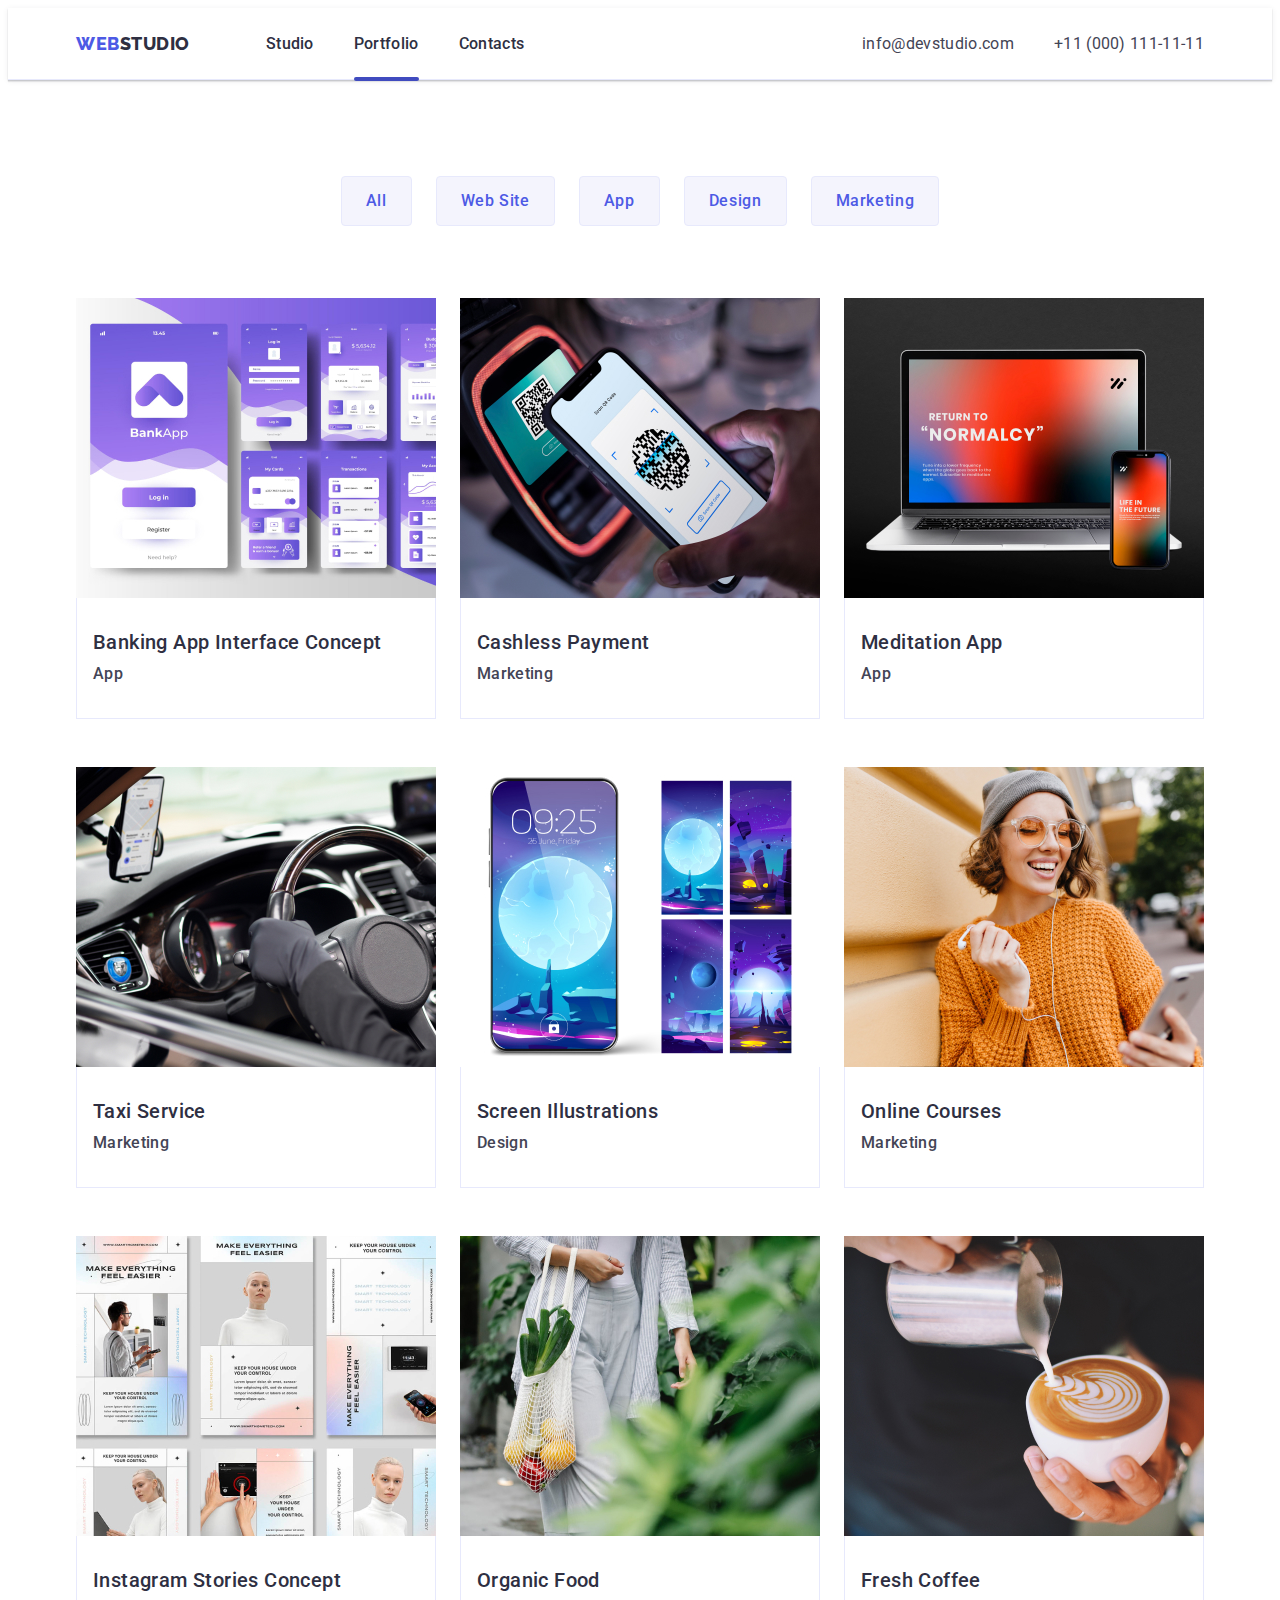
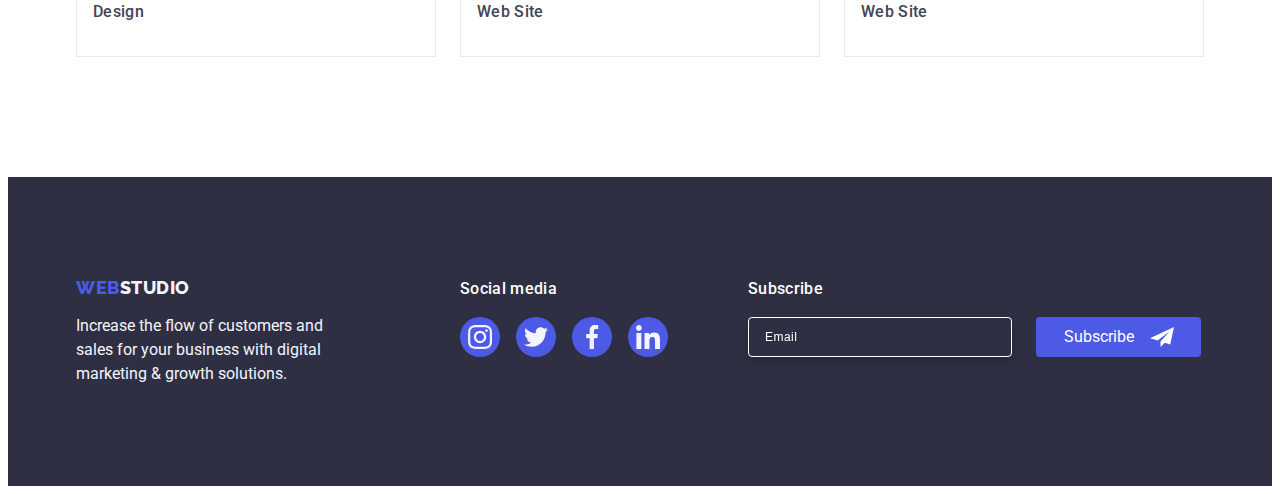
<file: portfolio.html>
<!DOCTYPE html>
<html lang="en">
  <head>
    <meta charset="UTF-8" />
    <meta http-equiv="X-UA-Compatible" content="IE=edge" />
    <meta name="viewport" content="width=device-width, initial-scale=1.0" />
    <link rel="preconnect" href="https://fonts.googleapis.com" />
    <link rel="preconnect" href="https://fonts.gstatic.com" crossorigin />
    <link
      href="https://fonts.googleapis.com/css2?family=Raleway:wght@800&family=Roboto:wght@400;500;700;900&display=swap"
      rel="stylesheet"
    />
    <title>Document</title>
    <link
      rel="stylesheet"
      href="https://cdnjs.cloudflare.com/ajax/libs/modern-normalize/1.1.0/modern-normalize.min.css"
      integrity="sha512-wpPYUAdjBVSE4KJnH1VR1HeZfpl1ub8YT/NKx4PuQ5NmX2tKuGu6U/JRp5y+Y8XG2tV+wKQpNHVUX03MfMFn9Q=="
      crossorigin="anonymous"
      referrerpolicy="no-referrer"
    />
    <link rel="stylesheet" href="./css/var.css" />
    <link rel="stylesheet" href="./css/command.css" />
    <link rel="stylesheet" href="./css/mobile.css" />
    <link rel="stylesheet" href="./css/tablet.css" />
    <link rel="stylesheet" href="./css/desktop.css" />
  </head>
  <body>
    <header class="header header-portfolio">
      <div class="container nav">
        <nav class="nav-list">
          <a href="./index.html" class="web padding-web"
            >Web<span class="table-studio">Studio</span></a
          >
          <ul class="nav">
            <li class="nav-item">
              <a href="./index.html" class="links">Studio</a>
            </li>
            <li class="nav-item">
              <a href="./portfolio.html" class="links active">Portfolio</a>
            </li>
            <li class="nav-item"><a href="" class="links">Contacts</a></li>
          </ul>
        </nav>
        <address class="addr-nav">
          <ul class="nav-list address">
            <li>
              <a href="mailto:info@devstudio.com" class="contact"
                >info@devstudio.com</a
              >
            </li>
            <li>
              <a href="tel:+110001111111" class="contact"
                >+11 (000) 111-11-11</a
              >
            </li>
          </ul>
        </address>
      </div>
    </header>

    <main>
      <section class="filtrs">
        <div class="container">
          <h1 hidden>Portfolio</h1>
          <ul class="buttons-list">
            <li><button type="button" class="buttons">All</button></li>
            <li><button type="button" class="buttons">Web Site</button></li>
            <li><button type="button" class="buttons">App</button></li>
            <li><button type="button" class="buttons">Design</button></li>
            <li><button type="button" class="buttons">Marketing</button></li>
          </ul>

          <ul class="app-list">
            <li class="app-item">
              <a href="" class="app-link"
                ><div class="thumb">
                  <img
                    src="./images/banking.jpg"
                    alt="Banking App"
                    width="360"
                  />

                  <div class="overlay">
                    <p>
                      14 Stylish and User-Friendly App Design Concepts · Task
                      Manager App · Calorie Tracker App · Exotic Fruit Ecommerce
                      App · Cloud Storage App
                    </p>
                  </div>
                </div>
                <div class="app-title">
                  <h2 class="product-title">Banking App Interface Concept</h2>
                  <p class="article">App</p>
                </div></a
              >
            </li>
            <li class="app-item">
              <a href="" class="app-link"
                ><div class="thumb">
                  <img
                    src="./images/cashless.jpg"
                    alt="Cashless Payment"
                    width="360"
                  />

                  <div class="overlay">
                    <p>
                      14 Stylish and User-Friendly App Design Concepts · Task
                      Manager App · Calorie Tracker App · Exotic Fruit Ecommerce
                      App · Cloud Storage App
                    </p>
                  </div>
                </div>
                <div class="app-title">
                  <h2 class="product-title">Cashless Payment</h2>
                  <p class="article">Marketing</p>
                </div></a
              >
            </li>
            <li class="app-item">
              <a href="" class="app-link"
                ><div class="thumb">
                  <img
                    src="./images/meditation.jpg"
                    alt="Meditation App"
                    width="360"
                  />
                  <div class="overlay">
                    <p>
                      14 Stylish and User-Friendly App Design Concepts · Task
                      Manager App · Calorie Tracker App · Exotic Fruit Ecommerce
                      App · Cloud Storage App
                    </p>
                  </div>
                </div>
                <div class="app-title">
                  <h2 class="product-title">Meditation App</h2>
                  <p class="article">App</p>
                </div></a
              >
            </li>
            <li class="app-item">
              <a href="" class="app-link"
                ><div class="thumb">
                  <img src="./images/taxi.jpg" alt="Taxi Service" width="360" />

                  <div class="overlay">
                    <p>
                      14 Stylish and User-Friendly App Design Concepts · Task
                      Manager App · Calorie Tracker App · Exotic Fruit Ecommerce
                      App · Cloud Storage App
                    </p>
                  </div>
                </div>
                <div class="app-title">
                  <h2 class="product-title">Taxi Service</h2>
                  <p class="article">Marketing</p>
                </div></a
              >
            </li>
            <li class="app-item">
              <a href="" class="app-link"
                ><div class="thumb">
                  <img
                    src="./images/screen.jpg"
                    alt="Screen Illustration"
                    width="360"
                  />
                  <div class="overlay">
                    <p>
                      14 Stylish and User-Friendly App Design Concepts · Task
                      Manager App · Calorie Tracker App · Exotic Fruit Ecommerce
                      App · Cloud Storage App
                    </p>
                  </div>
                </div>
                <div class="app-title">
                  <h2 class="product-title">Screen Illustrations</h2>
                  <p class="article">Design</p>
                </div></a
              >
            </li>
            <li class="app-item">
              <a href="" class="app-link"
                ><div class="thumb">
                  <img
                    src="./images/oline-courses.jpg"
                    alt="Oline Courses"
                    width="360"
                  />

                  <div class="overlay">
                    <p>
                      14 Stylish and User-Friendly App Design Concepts · Task
                      Manager App · Calorie Tracker App · Exotic Fruit Ecommerce
                      App · Cloud Storage App
                    </p>
                  </div>
                </div>
                <div class="app-title">
                  <h2 class="product-title">Online Courses</h2>
                  <p class="article">Marketing</p>
                </div></a
              >
            </li>
            <li class="app-item">
              <a href="" class="app-link"
                ><div class="thumb">
                  <img
                    src="./images/instagram-stories.jpg"
                    alt="Instagram Stories"
                    width="360"
                  />
                  <div class="overlay">
                    <p>
                      14 Stylish and User-Friendly App Design Concepts · Task
                      Manager App · Calorie Tracker App · Exotic Fruit Ecommerce
                      App · Cloud Storage App
                    </p>
                  </div>
                </div>
                <div class="app-title">
                  <h2 class="product-title">Instagram Stories Concept</h2>
                  <p class="article">Design</p>
                </div></a
              >
            </li>
            <li class="app-item">
              <a href="" class="app-link"
                ><div class="thumb">
                  <img src="./images/organic-food.jpg" alt="Food" width="360" />

                  <div class="overlay">
                    <p>
                      14 Stylish and User-Friendly App Design Concepts · Task
                      Manager App · Calorie Tracker App · Exotic Fruit Ecommerce
                      App · Cloud Storage App
                    </p>
                  </div>
                </div>
                <div class="app-title">
                  <h2 class="product-title">Organic Food</h2>
                  <p class="article">Web Site</p>
                </div></a
              >
            </li>
            <li class="app-item">
              <a href="" class="app-link"
                ><div class="thumb">
                  <img
                    src="./images/fresh-coffee.jpg"
                    alt="Coffee"
                    width="360"
                  />
                  <div class="overlay">
                    <p>
                      14 Stylish and User-Friendly App Design Concepts · Task
                      Manager App · Calorie Tracker App · Exotic Fruit Ecommerce
                      App · Cloud Storage App
                    </p>
                  </div>
                </div>
                <div class="app-title">
                  <h2 class="product-title">Fresh Coffee</h2>
                  <p class="article">Web Site</p>
                </div></a
              >
            </li>
          </ul>
        </div>
      </section>
    </main>

    <footer class="footer">
      <div class="container footer-conteinter">
        <div class="footer-webstudio">
          <a href="./index.html" class="web footer-web"
            >Web<span class="footer-studio">Studio</span></a
          >
          <p class="footer-content">
            Increase the flow of customers and sales for your business with
            digital marketing & growth solutions.
          </p>
        </div>
        <div class="footer-soc-media">
          <p class="footer-media">Social media</p>
          <ul class="footer-list">
            <li class="soc-media">
              <a href="" class="footer-link" aria-label="Go to instagram">
                <svg class="icon-bg" width="24" height="24">
                  <use
                    class="icon"
                    href="./images/icons.svg#icon-instagram"
                  ></use>
                </svg>
              </a>
            </li>
            <li class="soc-media">
              <a href="" class="footer-link" aria-label="Go to twitter">
                <svg class="icon-bg" width="24" height="24">
                  <use
                    class="icon"
                    href="./images/icons.svg#icon-twitter"
                  ></use>
                </svg>
              </a>
            </li>
            <li class="soc-media">
              <a href="" class="footer-link" aria-label="Go to facebook">
                <svg class="icon-bg" width="24" height="24">
                  <use
                    class="icon"
                    href="./images/icons.svg#icon-facebook"
                  ></use>
                </svg>
              </a>
            </li>
            <li class="soc-media">
              <a href="" class="footer-link" aria-label="Go to linkedin">
                <svg class="icon-bg" width="24" height="24">
                  <use
                    class="icon"
                    href="./images/icons.svg#icon-linkedin"
                  ></use>
                </svg>
              </a>
            </li>
          </ul>
        </div>
        <div class="subscribe">
          <p class="subscribe-title">Subscribe</p>
          <div class="nav">
            <form class="subscribe-form">
              <label>
                <input
                  class="subscribe-input"
                  type="email"
                  name="email"
                  placeholder="Email"
                />
              </label>
            </form>
            <div class="subscribe-label">
              <batton class="subscribe-btn">
                <span class="subscribe-btn-title">Subscribe</span>
                <svg class="subscribe-logo" width="24" height="24">
                  <use href="./images/icons.svg#icon-telega-footer"></use>
                </svg>
              </batton>
            </div>
          </div>
        </div>
      </div>
    </footer>
  </body>
</html>
</file>
<file: css/var.css>
:root {
    --title-text-color: #2E2F42;
    --text-color: #434455;
    --focus-text: #404BBF;
    --text-button: #4D5AE5;
    --background-button: #E7E9FC;
    --focus-button: #FFFFFF;
    --footer-text: #F4F4FD;
    --footer-focus-link: #31D0AA;
    --logo: #8E8F99;
    --anim-transition: 250ms linear;
    --modal: #FCFCFC;

}
</file>
<file: css/command.css>
*,
*::after,
*::before {
    box-sizing: border-box;

}

body {
    font-family: Roboto, sans-serif;
    color: var(--text-color);
    background-color: var(--focus-button);
    /* padding-top: 73px; */
}

ul {
    list-style: none;
    padding: 0;
    margin: 0;
}

a {
    color: inherit;
    text-decoration: none;
}

h1,
h2,
h3,
h4,
h5,
h6,
p {
    margin: 0;
}

img {
    display: block;
    max-width: 100%;
    height: auto;
}

button {
    padding: 0;
    border: none;
    background-color: transparent;
    font: inherit;
    cursor: pointer;
}

address {
    font-style: normal;
}
</file>
<file: css/mobile.css>
.container {
    width: 100%;
    padding: 0 16px;
    margin: 0 auto;
}

/* header */

 .header {
    width: 100%;
    height: 70px;
    padding: 24px 0;
    top: 0;
    left: 0;
    background-color: #FFFFFF;
    border-bottom: 1px solid var(--background-button);
    box-shadow: 0px 2px 1px rgba(46, 47, 66, 0.08), 0px 1px 1px rgba(46, 47, 66, 0.16), 0px 1px 6px rgba(46, 47, 66, 0.08);
}

.nav {
    display: none;
}

.padding-web {
    margin-right: 76px;
    padding: 24px 0;
}

.table-studio {
    color: var(--title-text-color);
}
.burger{
    position: absolute;
        top: 24px;
        right: 16px;
        border: none;
}
.burger-icon{
    fill:var(--title-text-color);
}

/* header-address */

.addr-nav {
    display: none;
} 

/* hero */

.hero {
    background-image: linear-gradient(rgba(46, 47, 66, 0.7), rgba(46, 47, 66, 0.7)), url('../images/mobile/hero-mobile.jpg');
    margin-left: auto;
    margin-right: auto; 
    background-repeat: no-repeat;
    background-position: center;
    background-size: cover;
    padding:112px 0;
}

.hero-title {
    font-weight: 700;
    margin-bottom: 72px;
    margin-top: 0;
    margin-left: auto;
    margin-right: auto;
    font-size: 36px;
    line-height: calc(40 / 36);
    letter-spacing: 0.02em;
    color: var(--focus-button);
    max-width: 496px;
    text-align: center;

}

.button {
    background-color: var(--text-button);
    font-weight: 500;
    font-size: 16px;
    line-height: 1.5;
    letter-spacing: 0.04em;
    color: var(--focus-button);
    cursor: pointer;
    box-shadow: 0px 4px 4px rgba(0, 0, 0, 0.15);
    border-radius: 4px;
    padding: 16px 32px;
    display: block;
    min-width: 169px;
    margin: 0 auto;
    transition: background-color var(--anim-transition), color var(--anim-transition);

}

.button:hover,
.button:focus {
    color: var(--focus-button);
    background-color: var(--focus-text);

}

/* first section "Our work" */

.our-work {
    padding: 96px 0;
}

.work-bg-icon {
    display: none;
}

.work-item:not(:last-child){
    margin-bottom: 72px;
}
.work {
    font-weight: 700;
        font-size: 36px;
        line-height: calc(40 / 36);
    text-align: center;
    letter-spacing: 0.02em;
    line-height: 1.2;
    letter-spacing: 0.02em;
    color: var(--title-text-color);
    margin-bottom: 8px;
}

.article {
    font-size: 16px;
    font-weight: 500;
    line-height: calc(24 / 16);
    letter-spacing: 0.02em;
    color: var(--text-color);
}

/* second section "What are we doind" */
.application-title{
    display: none;
}

.application-list {
    display: none;
}

/* third section "Our team" */

.bg-team {
    background-color: var(--footer-text);
    padding: 96px 0;
}

.ourteam-title{
            font-weight: 700;
            font-size: 36px;
            line-height: calc(40 / 36);
            text-align: center;
            letter-spacing: 0.02em;
            text-transform: capitalize;
            color: var(--title-text-color);
            margin-bottom: 72px;
}

.bg-cards {
    margin: 0 auto;
    width: 264px;
    background-color: var(--focus-button);
    border-radius: 0px 0px 4px 4px;
    background: #FFFFFF;
    box-shadow: 0px 1px 6px rgba(46, 47, 66, 0.08), 0px 1px 1px rgba(46, 47, 66, 0.16), 0px 2px 1px rgba(46, 47, 66, 0.08);
}

.bg-cards:not(:last-child) {
    margin-bottom: 72px;
}

.card-name {
    padding: 32px 0;
}

.soc-media-list {
    display: flex;
    margin-top: 8px;
    gap: 24px;
    justify-content: center;
}

.icon-bg {
    fill: var(--footer-text);
}

.social-link {
    display: flex;
    align-items: center;
    justify-content: center;
    width: 40px;
    height: 40px;
    border-radius: 50%;
    background-color: var(--text-button);
    transition: background-color var(--anim-transition);
}

.social-link:hover,
.social-link:focus {
    background-color: var(--focus-text);
}

.worker {
    font-weight: 500;
    font-size: 20px;
    line-height:calc(24 / 20);
    letter-spacing: 0.02em;
    color: var(--title-text-color);
    margin-bottom: 8px;
    text-align: center;
}

.subtitle {
    font-size: 16px;
    line-height: 1.5;
    letter-spacing: 0.02em;
    color: var(--text-color);
    text-align: center;
}

/* Customers */

.logo-section {
    padding: 96px 16px;
}

.logo-title {
    font-weight: 700;
    font-size: 36px;
    line-height: 1.1;
    color: var(--title-text-color);
    letter-spacing: 0.02em;
    text-align: center;
    margin-bottom: 72px;

}

.logo-list {
    margin: 0 auto;
    justify-content: center;
    display: flex;
    flex-wrap: wrap;
    gap: 72px 16px;

}

.logo-item {
    width: calc((100% - 32px) / 2);
    height: 88px;
}

.logo-link {
    width: 100%;
    height: 100%;
    border: 1px solid var(--logo);
    border-radius: 4px;
    display: flex;
    align-items: center;
    justify-content: center;
    color: var(--logo);
    transition: color var(--anim-transition), border-color var(--anim-transition);
}

.logo-link:hover,
.logo-link:focus {
    border-color: var(--focus-text);
    color: var(--focus-text);
}

.logo {
    fill: currentColor;
}

/* footer */

.web {
    font-family: 'Raleway', sans-serif;
    font-weight: 800;
    font-size: 18px;
    line-height: 1.17;
    letter-spacing: 0.03em;
    text-transform: uppercase;
    color: var(--text-button);
    text-decoration: none;
}

.footer-conteinter {
    margin:0 auto;
}

.footer {
    background-color: var(--title-text-color);
    padding: 96px 0;
}

.footer-webstudio {
text-align: center;
margin-bottom: 72px;
}

.footer-soc-media{
    margin-bottom: 72px;
}

.footer-studio {
    color: var(--footer-text);
}

.footer-web {
    display: inline-block;
    margin-bottom: 16px;
}

.footer-content {
    color: var(--footer-text);
    width: 264px;
    font-size: 16px;
    line-height: calc(24 / 16);
    text-align: center;
    display: block;
    margin: 0 auto;
}

.footer-media {
    color: var(--focus-button);
    font-weight: 500;
    font-size: 16px;
    line-height: calc(24 / 16);
    letter-spacing: 0.02em;
    margin-bottom: 16px;
    text-align: center;
}

.footer-list {
    display: flex;
    margin-top: 16px;
    gap: 16px;
    justify-content: center;
}

.footer-link {
    display: flex;
    align-items: center;
    justify-content: center;
    width: 40px;
    height: 40px;
    border-radius: 50%;
    background-color: var(--text-button);
    transition: background-color var(--anim-transition);
}

.footer-link:hover,
.footer-link:focus {
    background-color: var(--footer-focus-link);
}

.subscribe-label{
    justify-content: center;
}

.subscribe-form {
    margin-bottom: 16px;
}

.subscribe-title {
    color: var(--focus-button);
    font-weight: 500;
    font-size: 16px;
    line-height: calc(24 / 16);
    letter-spacing: 0.02em;
    margin-bottom: 16px;
    text-align: center;
}

.subscribe-input {
    width: 100%;
    height: 40px;
    background-color: var(--title-text-color);
    border: 1px solid var(--focus-button);
    filter: drop-shadow(0px 4px 4px rgba(0, 0, 0, 0.15));
    border-radius: 4px;
    padding: 0 15px;
    transition: border var(--anim-transition);
    margin-bottom: 16;
}

.subscribe-input:hover {
    border: 1px solid var(--focus-text);
}

.subscribe-input::placeholder {
    color: var(--focus-button);
    font-size: 12px;
    line-height: calc(24 / 12);
    letter-spacing: 0.04em;

}

.subscribe-btn {
    width: 165px;
    height: 40px;
    color: var(--focus-button);
    background-color: var(--text-button);
    border-radius: 4px;
    display: flex;
    align-items: center;
    justify-content: center;
    transition: background-color var(--anim-transition);
}

.subscribe-btn:hover,
.subscribe-btn:focus {
    background-color: var(--focus-text);
}

.subscribe-btn-title {
    margin-right: 16px;
}

.subscribe-logo {
    fill: var(--focus-button);
}

.subscribe-label {
    display: flex;
}

/* menu */
.menu-title-main{
font-weight: 700;
    font-size: 36px;
    line-height: 1.11;
    letter-spacing: 0.02em;
    text-transform: capitalize;
    color: var(--focus-text);
}

.menu-title{
    font-weight: 700;
        font-size: 36px;
        line-height: 1.11;
        letter-spacing: 0.02em;
        text-transform: capitalize;
        color:var(--title-text-color);
}

.menu-item:not(:last-child){
    margin-bottom: 40px;
}

.burger-contact{
    font-weight: 700;
        font-size: 36px;
        line-height: 1.11px;
    
        letter-spacing: 0.02em;
        text-transform: capitalize;
        color: var(--focus-text);
}

.burger-adress{
    font-weight: 500;
        font-size: 20px;
        line-height: 1.2px;
        letter-spacing: 0.02em;
        color: var(--text-color);
}
.mobile-menu {
    position: fixed;
    top: 0;
    left: 0;
    background-color:#FFFFFF;
    width: 100%;
    height: 100%;
    padding: 80px 40px;
    transform: translateX(100%);
    transition: transform var(--anim-transition);
    display: flex;
    flex-direction: column;
    pointer-events: none;
    visibility: hidden;
    opacity: 0;
}

.mobile-menu.is-open {
    transform: translateX(0);
    pointer-events: initial;
    visibility: visible;
    opacity: 1;
}

.menu-adress {
    margin-bottom: 48px;
}

.menu-media-list {
    display: flex;
    margin-top: 8px;
    gap: 24px;
    justify-content:space-between ;
}

/* .menu-media:not(:last-child){
margin-right: 56px;
} */

.down{
    position: absolute;
left: 40px;
bottom: 40px;
}

.close-menu {
    position: absolute;
    right: 24px;
    top: 24px;
    display: flex;
    align-items: center;
    justify-content: center;
    width: 24px;
    height: 24px;
    border-radius: 50%;
    background-color: var(--background-button);
    fill: var(--title-text-color);
    transition: background-color var(--anim-transition), fill var(--anim-transition);
}

.close-menu:hover,
.close-menu:focus {
    background-color: var(--focus-text);
    fill: var(--focus-button);
}

/* modal */

.backdrop.is-hidden {
    opacity: 0;
    visibility: hidden;
    pointer-events: none;
}

.backdrop {
    position: fixed;
    top: 0;
    left: 0;
    width: 100%;
    height: 100%;
    background: rgba(46, 47, 66, 0.4);
    transition: opacity var(--anim-transition), visibility var(--anim-transition);
}

.modal {
    position: absolute;
    top: 50%;
    left: 50%;
    transform: translate(-50%, -50%) scale(1);
    width: 392px;
    max-height: 584px;
    background-color: var(--modal);
    transition: transform var(--anim-transition);
    box-shadow: 0px 1px 1px rgba(0, 0, 0, 0.14), 0px 1px 3px rgba(0, 0, 0, 0.12), 0px 2px 1px rgba(0, 0, 0, 0.2);
    border-radius: 4px;
    padding: 72px 24px 0 24px;
}

.backdrop.is-hidden .modal {
    transform: translate(-50%, -50%) rotate(0.6);
}

.close-btn {
    position: absolute;
    right: 24px;
    top: 24px;
    display: flex;
    align-items: center;
    justify-content: center;
    width: 24px;
    height: 24px;
    border-radius: 50%;
    background-color: var(--background-button);
    fill: var(--title-text-color);
    transition: background-color var(--anim-transition), fill var(--anim-transition);
}

.close-btn:hover,
.close-btn:focus {
    background-color: var(--focus-text);
    fill: var(--focus-button);
}

.modal-title {
    font-weight: 500;
    font-size: 16px;
    line-height: calc(24 / 16);
    text-align: center;
    letter-spacing: 0.02em;
    color: var(--title-text-color);
    margin-bottom: 16px;
}

.modal-form-name {
    font-size: 12px;
    line-height: calc(14 / 12);
    letter-spacing: 0.01em;
    color: var(--logo);
}

.modal-form-label {
    display: flex;
    flex-direction: column;
    gap: 4px;
}

.modal-form-label:not(:last-child) {
    margin-bottom: 8px;
}

.input-wrapper {
    position: relative;
}

.modal-form-input {
    display: block;
    width: 100%;
}

.modal-form-input {
    height: 40px;
    border: 1px solid rgba(46, 47, 66, 0.4);
    border-radius: 4px;
    padding: 8px 16px;
    padding-left: 48px;
    outline: 1px solid transparent;
    transition: border-color var(--anim-transition);
}

.modal-form-comment {
    height: 40px;
    border: 1px solid rgba(46, 47, 66, 0.4);
    border-radius: 4px;
    padding: 8px 16px;
    outline: 1px solid transparent;
    transition: border-color var(--anim-transition);
}

.modal-form-comment:hover,
.modal-form-comment:focus {
    border-color: var(--focus-text);
}

.modal-form-input:focus,
.modal-form-input:hover {
    border-color: var(--text-button);
}

.modal-form-input:focus~.modal-form-icon,
.modal-form-input:hover~.modal-form-icon {
    fill: var(--text-button);
}

.modal-form-comment {
    height: 120px;
}

.modal-form-comment::placeholder {
    font-size: 12px;
    line-height: calc(14/12);
    letter-spacing: 0.04em;
    color: rgba(46, 47, 66, 0.4);
}

.modal-form-btn {
    font-weight: 500;
    font-size: 16px;
    line-height: calc(24 / 16);
    text-align: center;
    letter-spacing: 0.04em;
    color: var(--focus-button);
    display: block;
    background: var(--text-button);
    box-shadow: 0px 4px 4px rgba(0, 0, 0, 0.15);
    border-radius: 4px;
    padding: 16px 32px;
    min-width: 169px;
    margin: 24px auto;
    transition: background var(--anim-transition);
}

.modal-form-btn:focus,
.modal-form-btn:hover {
    background: var(--focus-text);
}

.modal-form-icon {
    fill: var(--title-text-color);
    position: absolute;
    top: 50%;
    transform: translateY(-50%);
    left: 20px;
    transition: fill var(--anim-transition);
}

.custom-checkbox {
    display: flex;
    align-items: center;
    justify-content: center;
    width: 16px;
    height: 16px;
    border: 1px solid rgba(46, 47, 66, 0.4);
    border-radius: 2px;
    color: transparent;
    transition: border-color var(--anim-transition),
        background var(--anim-transition);
    cursor: pointer;
}


.subtitle-modal {
    font-size: 12px;
    line-height: calc(14 / 12);
    letter-spacing: 0.04em;
    color: var(--logo);
    margin-left: 8px;
}

.modal-link {
    color: var(--text-button);
    text-decoration: underline;
    font-size: 12px;
    line-height: calc(14 / 12);
    letter-spacing: 0.04em;
}

.custom-icon {
    fill: currentColor;
    transition: fill var(--anim-transition) 250ms;
}

.checkbox {
    display: flex;
    align-items: center;
}

.checkbox-wrap {
    display: flex;
    align-items: self-end;
}

.visually-hidden {
    position: absolute;
    width: 1px;
    height: 1px;
    margin: -1px;
    border: 0;
    padding: 0;

    white-space: nowrap;
    clip-path: inset(100%);
    clip: rect(0 0 0 0);
    overflow: hidden;
}

.checkbox:checked+.checkbox-wrap>.custom-checkbox {
    background-color: var(--focus-text);
    border-color: transparent;
    color: var(--footer-text);
}

/* =====Portfolio===== */

/* main section buttons */

.filtrs {
    padding-top: 96px;
    padding-bottom: 120px;
}

.buttons-list {
    display: flex;
    gap: 24px;
    justify-content: center;
    margin-bottom: 72px;
}

.buttons {
    font-size: 16px;
    line-height: 1.5;
    font-weight: 500;
    letter-spacing: 0.04em;
    color: var(--text-button);
    background-color: var(--footer-text);
    cursor: pointer;
    font-family: inherit;
    border: 1px solid var(--background-button);
    border-radius: 4px;
    padding: 12px 24px;
    transition: color var(--anim-transition), background-color var(--anim-transition), border var(--anim-transition), box-shadow var(--anim-transition);
}

.buttons:hover,
.buttons:focus {
    color: var(--focus-button);
    background-color: var(--focus-text);
    border: 1px solid transparent;
    box-shadow: 0px 3px 1px rgba(0, 0, 0, 0.1), 0px 2px 1px rgba(0, 0, 0, 0.08), 0px 2px 2px rgba(0, 0, 0, 0.12);
}

/* cards section */

.app-list {
    display: flex;
    flex-wrap: wrap;
    gap: 24px;
    row-gap: 48px;
}

.app-link {
    display: block;
    transition: box-shadow var(--anim-transition);
}

.app-title {
    padding: 32px 16px;
    border: 1px solid var(--background-button);
    border-top: none;
}

.app-link:hover,
.app-link:focus {
    box-shadow: 0px 1px 6px rgba(46, 47, 66, 0.08), 0px 1px 1px rgba(46, 47, 66, 0.16), 0px 2px 1px rgba(46, 47, 66, 0.08);
}

.app-link:hover .overlay,
.app-link:focus .overlay {
    transform: translateY(0%);
}

.app-item {
    flex-basis: calc((100% - 24px * 2) / 3);
}

.product-title {
    font-weight: 500;
    font-size: 20px;
    line-height: 1.2;
    letter-spacing: 0.02em;
    color: var(--title-text-color);
    margin-bottom: 8px;

}

.thumb {
    position: relative;
    overflow: hidden;
}

.overlay {
    font-size: 16px;
    line-height: calc(24 / 16);
    letter-spacing: 0.02em;
    color: var(--footer-text);

    position: absolute;
    top: 0;
    left: 0;
    width: 100%;
    height: 100%;
    background-color: var(--text-button);
    padding: 40px 32px;
    transform: translateY(100%);
    transition: transform var(--anim-transition);
}





@media screen and(min-width:428px) {
    .container{
        width: 428px;
    }   
}

@media (min-device-pixel-ratio: 2),
(min-resolution: 192dpi),
(min-resolution: 2dppx) {
    .hero {
        background-image: linear-gradient(rgba(46, 47, 66, 0.7), rgba(46, 47, 66, 0.7)),url('../images/mobile/hero-mobile@2x.jpg')
    }
}

@media screen and (min-width: 429px) {
    .hero {
        background-image: linear-gradient(rgba(46, 47, 66, 0.7), rgba(46, 47, 66, 0.7)),url('../images/tablet/hero-tablet.jpg');
    }

    @media (min-device-pixel-ratio: 2),
    (min-resolution: 192dpi),
    (min-resolution: 2dppx) {
        .hero {
            background-image: linear-gradient(rgba(46, 47, 66, 0.7), rgba(46, 47, 66, 0.7)),url('../images/tablet/hero-tablet@2x.jpg')
        }
    }
}

@media screen and (min-width: 769px) {
    .hero {
        background-image: linear-gradient(rgba(46, 47, 66, 0.7), rgba(46, 47, 66, 0.7)),url('../images/hero-photo.jpg');
    }


    @media (min-device-pixel-ratio: 2),
    (min-resolution: 192dpi),
    (min-resolution: 2dppx) {
        .hero {
            background-image: linear-gradient(rgba(46, 47, 66, 0.7), rgba(46, 47, 66, 0.7)),url('../images/desktop/hero-desctop@2x.jpg');
        }
    }
}
</file>
<file: css/tablet.css>
@media screen and (min-width:768px) {
    .container{
        width: 768px ;
    }

/* header */
.flex{
    padding: 0;
}

.header {
    padding:0;
    height: 72px;
}

.nav {
    display: flex;
}

.nav-list {
    display: flex;
    align-items: center;
}

.nav-item:not(:last-child) {
    margin-right: 40px;
}

.padding-web {
    margin-right: 120px;
}

.burger{
    display: none;
}

.links {
    font-weight: 500;
    font-size: 16px;
    line-height: 1.5;
    letter-spacing: 0.02em;
    color: var(--title-text-color);
    padding: 24px 0;
    transition: color var(--anim-transition);
    display: block;
    position: relative;
}

.active::after {
    content: '';
    position: absolute;
    width: 100%;
    height: 4px;
    bottom: -1px;
    background-color: var(--focus-text);
    left: 0;
    border-radius: 2px;

}

.links:hover,
.links:focus {
    color: var(--focus-text);
}

/* header-address */

.address {
    margin-left: 122px;
}

.div{
    padding-top: 16px;
}
.addr-nav {
    display: block;
    font-style: normal;
    margin-left: auto;

}

.contact {
    font-size: 16px;
    line-height: 1.5;
    letter-spacing: 0.02em;
    color: var(--text-color);
    transition: color var(--anim-transition);
}

.contact:hover,
.contact:focus {
    color: var(--focus-text);
} 

/* hero */

.hero-title {
    margin-bottom: 36px;
    font-size: 56px;
    line-height: calc(60 / 56);
}

  /* first section "Our work" */
.work{
    text-align: left;
}

.work-list {
    display: flex;
    flex-wrap: wrap;
    justify-content: space-between;
    gap: 24px;
} 

   .work-item {
    width: calc((100% - 32px) / 2);
}

   .work-bg-icon {
       display: none;
   }

/* third section "Our team" */



.bg-cards {
    width: calc((100% - 216px) / 2);
    margin: 0;
}

.bg-cards:not(:last-child) {
    margin-bottom: 0px;
}

.work-list {
    display: flex;
    flex-wrap: wrap;
    gap: 64px 24px;
    justify-content: center;
}

.work-item:not(:last-child) {
    margin-bottom: 0;
}

/* Customers */

.logo-title {
    font-weight: 700;
    font-size: 36px;
    line-height: 1.1;
    color: var(--title-text-color);
    text-align: center;
    margin-bottom: 72px;
    letter-spacing: 0.02em;

}

.logo-list {
    display: flex;
    flex-wrap: wrap;
    gap: 72px 24px;
}

.logo-item {
    width: calc((100% - 216px) / 3);
}


/* footer */


.footer-webstudio {
    margin-right: 24px;
    text-align: left;
}


.flex{
    display: flex;
}

.footer-content {
    text-align: left;
}

.footer-media {
    text-align: left;
}

.subscribe-form {
    margin-right: 24px;
}

.subscribe-title {
    text-align: left;
}

.subscribe-input {
    width: 264px;
}

.modal {
    width: 408px;
    max-height: 584px;
}

}
</file>
<file: css/desktop.css>
@media screen and (min-width:1158px) {
    .container{
        width: 1158px ;
        padding: 0 15px;
    }

    /* header */



.padding-web {
    margin-right: 76px;
    padding: 0 0;
}

/* header-address */

.address {
    margin-left: auto;
    gap: 40px;
    padding: 24px 0;
    display: flex;
}

.div{
    padding-top: 0;
}

/* hero */

.hero {
    max-width: 1440px;
    padding: 188px 0;
}

.hero-title {
    margin-bottom: 48px;
}

    /* first section "Our work" */

.our-work {
    padding: 120px 0;
}

.work-list {
    display: flex;
    justify-content: space-between;
    gap: 24px;
}

.work-item:not(:last-child) {
    margin-bottom: 0;
}

.work-item {
    width: calc((100% - 72px) / 4);
}

.work-bg-icon{
    display: flex;
    align-items: center;
    justify-content: center;
    border-radius: 4px;
    margin-bottom: 8px;
    width: 264px;
    height: 112px;
    background-color: var(--footer-text);
    padding: 24px 100px;
}

.work {
    font-weight: 500;
    font-size: 20px;
    line-height: 1.2;
}

/* second section "What are we doind" */

.application {
    padding-bottom: 120px;
}

.application-title {
    display: block;
    font-weight: 700;
    font-size: 36px;
    line-height: calc(40 / 36);
    text-align: center;
    letter-spacing: 0.02em;
    text-transform: capitalize;
    color: var(--title-text-color);
    margin-bottom: 72px;
}

.application-list {
    display: flex;
    justify-content: space-between;
    gap: 24px;
}

.application-item {
    width: calc((100% - 48px) / 3);
}

/* third section "Our team" */

.bg-team {
    padding: 120px 0;
}

.bg-cards {
    width: calc((100% - 72px) / 4);
}

.soc-media-list {
    display: flex;
    margin-top: 8px;
    gap: 24px;
    justify-content: center;
}

/* Customers */

.logo-section {
    padding: 120px 0;
}

.logo-list {
    margin-top: 72px;
    gap: 24px;
}

.logo-item {
    width: calc((100% - 120px) / 6);
}


/* footer */

.footer-conteinter {
    align-items: baseline;
    display: flex;
}

.footer-soc-media{
    margin-bottom: 0;
}

.footer {
    padding: 100px 0;

}

.footer-webstudio {
    margin-right: 120px;
    margin-bottom: 0;
}

.footer-content {
    width: 264px;
}


.subscribe {
    margin-left: 80px;
}

.subscribe-form {
    margin-right: 24px;
}

.subscribe-input {
    padding: 8px 16px;
}


}
</file>
